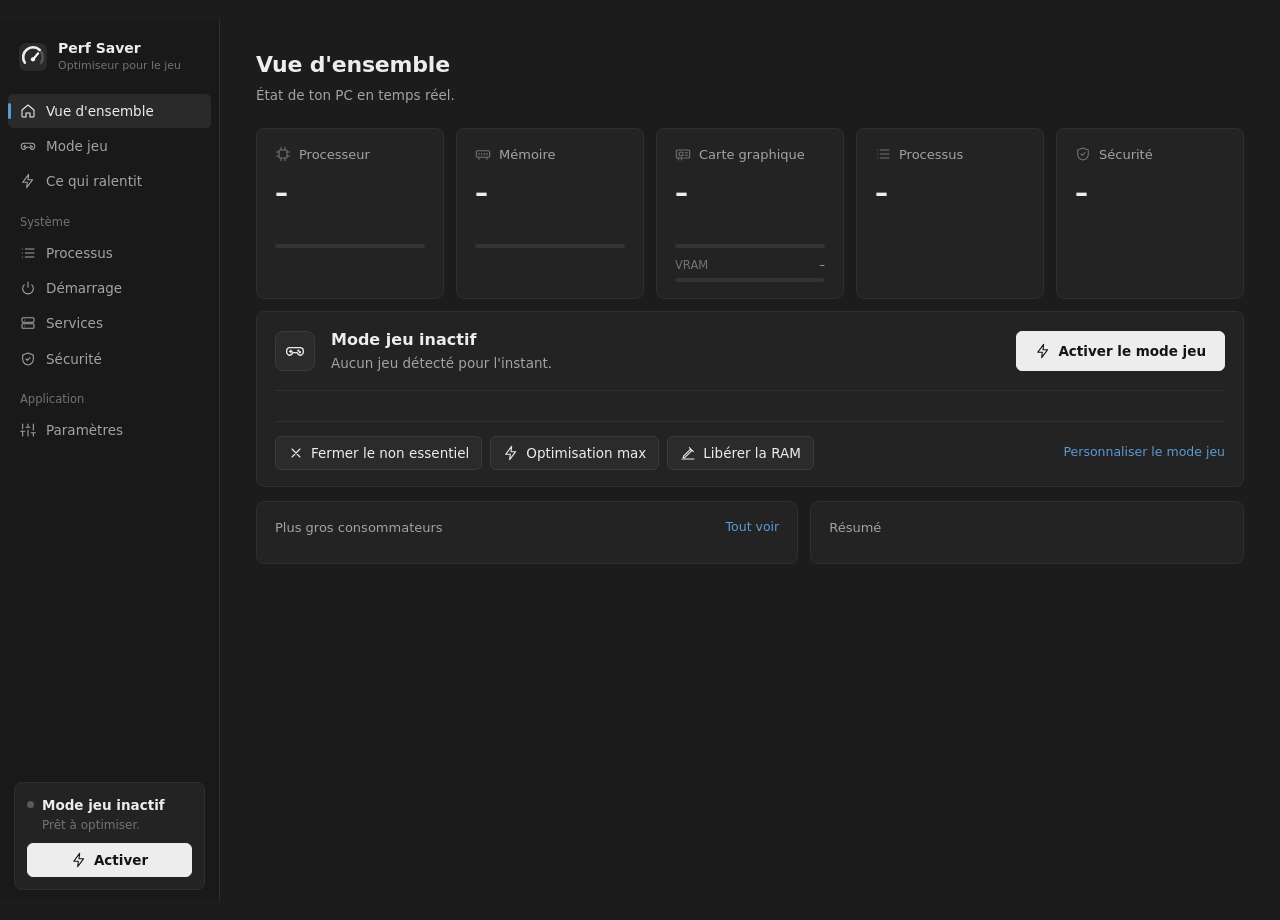
<file: ui/index.html>
<!doctype html>
<html lang="fr">
<head>
<meta charset="utf-8">
<meta name="viewport" content="width=device-width, initial-scale=1">
<title>Perf Saver</title>
<style>
:root{
  --bg:#1c1c1c;--side:#191919;--panel:#232323;--panel2:#2b2b2b;--hover:#303030;--line:#2f2f2f;--line2:#3b3b3b;
  --text:#ededed;--mute:#a3a3a3;--dim:#737373;
  --acc:#5b9bd5;--acc-d:#4a86bf;--acc-bg:rgba(91,155,213,.12);
  --good:#4caf6e;--warn:#d9a441;--warn-bg:rgba(217,164,65,.1);--bad:#e5484d;--bad-bg:rgba(229,72,77,.1);
  --r:8px;
}
*{box-sizing:border-box}
html,body{margin:0;height:100%;background:var(--bg);color:var(--text);font:13.5px/1.5 "Segoe UI Variable Text","Segoe UI",system-ui,sans-serif;overflow:hidden;-webkit-font-smoothing:antialiased}
::selection{background:var(--acc-bg)}
::-webkit-scrollbar{width:10px;height:10px}::-webkit-scrollbar-thumb{background:#3a3a3a;border-radius:10px;border:3px solid var(--bg)}::-webkit-scrollbar-track{background:transparent}
svg.i{width:16px;height:16px;flex:none;fill:none;stroke:currentColor;stroke-width:1.6;stroke-linecap:round;stroke-linejoin:round}
button{font:inherit;color:var(--text);cursor:pointer;white-space:nowrap;border:1px solid var(--line2);background:var(--panel2);padding:6px 12px;border-radius:6px;display:inline-flex;align-items:center;gap:7px;transition:background .12s,border-color .12s}
button:hover{background:var(--hover)}
button.pri{background:#ededed;color:#141414;border-color:#ededed;font-weight:600}
button.pri:hover{background:#ffffff;border-color:#ffffff}
button.ghost{background:transparent;border-color:transparent;color:var(--mute)}
button.ghost:hover{color:var(--text);background:var(--hover)}
button.danger{color:#f08a8d}
button.danger:hover{background:var(--bad-bg);border-color:#5a3436}
button.sm{padding:3px 9px;font-size:12px;border-radius:5px}
button.icon{padding:5px;border-radius:5px}
button:disabled{opacity:.5;cursor:default}
button:focus-visible,input:focus-visible,select:focus-visible{outline:2px solid var(--acc);outline-offset:1px}
input[type=text]{background:var(--panel);border:1px solid var(--line2);color:var(--text);padding:6px 10px 6px 32px;border-radius:6px;font:inherit;width:260px;outline:none}
input[type=text]:focus{border-color:var(--acc)}
select{background:var(--panel);border:1px solid var(--line2);color:var(--text);padding:6px 10px;border-radius:6px;font:inherit;outline:none}
.app{display:grid;grid-template-columns:220px 1fr;height:100vh}

nav{background:var(--side);border-right:1px solid var(--line);padding:16px 8px;display:flex;flex-direction:column;gap:1px}
.brand{display:flex;align-items:center;gap:10px;padding:2px 10px 18px}
.brand b{font-size:14px;font-weight:600}
.brand small{display:block;color:var(--dim);font-size:11px;font-weight:400;margin-top:-1px}
.navlbl{color:var(--dim);font-size:11.5px;font-weight:500;padding:14px 12px 4px}
nav a{position:relative;display:flex;align-items:center;gap:10px;padding:7px 12px;border-radius:5px;color:var(--mute);cursor:pointer;user-select:none}
nav a:hover{background:#242424;color:var(--text)}
nav a.on{background:#2a2a2a;color:var(--text)}
nav a.on:before{content:"";position:absolute;left:0;top:9px;bottom:9px;width:3px;border-radius:3px;background:var(--acc)}
nav a .badge{margin-left:auto}
.badge{background:#3a3a3a;color:var(--text);border-radius:9px;padding:0 6px;font-size:11px;font-weight:600;line-height:17px;min-width:18px;text-align:center}
.badge.alert{background:var(--bad);color:#fff}
.gmpill{margin:auto 6px 14px;border:1px solid var(--line);border-radius:8px;background:var(--panel);padding:12px 12px 12px}
.gmpill .t{display:flex;align-items:center;gap:8px;font-weight:600}
.dot{width:7px;height:7px;border-radius:50%;background:#5a5a5a}
.dot.on{background:var(--good)}
.gmpill p{margin:2px 0 10px 15px;color:var(--dim);font-size:12px;line-height:1.35}
.gmpill button{width:100%;justify-content:center}

main{overflow:auto}
.page{padding:28px 36px 44px;max-width:1240px}
.head{display:flex;align-items:flex-end;gap:16px;margin-bottom:22px}
.head h1{font-size:22px;font-weight:600;margin:0;letter-spacing:-.2px}
.head p{color:var(--mute);margin:4px 0 0}
.head .sp{flex:1}
.grid{display:grid;gap:12px}
.g4{grid-template-columns:repeat(4,1fr)}
.g5{grid-template-columns:repeat(5,minmax(0,1fr))}
.mini{display:flex;justify-content:space-between;color:var(--dim);font-size:11.5px;margin-top:9px}
.mini b{color:var(--mute);font-weight:500}
.mini + .bar{margin-top:4px}
.ell{white-space:nowrap;overflow:hidden;text-overflow:ellipsis}
.g2{grid-template-columns:1.25fr 1fr}
.card{background:var(--panel);border:1px solid var(--line);border-radius:var(--r);padding:16px 18px}
.card.flush{padding:0;overflow:hidden}
.ctitle{display:flex;align-items:center;gap:8px;margin:0 0 10px;font-size:13px;color:var(--mute);font-weight:500}
.ctitle .sp{flex:1}
.ctitle svg{color:var(--dim)}
.stat .v{font-size:26px;font-weight:600;letter-spacing:-.4px;font-variant-numeric:tabular-nums}
.stat .s{color:var(--dim);font-size:12px;margin-top:1px}
.bar{height:4px;background:#333;border-radius:3px;overflow:hidden;margin-top:12px}
.bar i{display:block;height:100%;background:#cfcfcf;transition:width .5s ease}
.bar i.w{background:var(--warn)}.bar i.b{background:var(--bad)}
.hero{display:flex;align-items:center;gap:16px;padding:18px 20px}
.hero .ic{width:40px;height:40px;border-radius:8px;background:var(--panel2);border:1px solid var(--line2);display:grid;place-items:center;color:var(--text)}
.hero .ic svg{width:20px;height:20px}
.hero h2{margin:0;font-size:16px;font-weight:600}
.hero p{margin:1px 0 0;color:var(--mute)}
.hero .sp{flex:1}
.big{padding:9px 18px;font-size:13.5px;border-radius:6px}
.row{display:flex;align-items:center;gap:10px;flex-wrap:wrap}
.sp{flex:1}
.search{position:relative}
.search svg{position:absolute;left:10px;top:50%;transform:translateY(-50%);color:var(--dim)}

table{width:100%;border-collapse:collapse}
th{text-align:left;color:var(--dim);font-weight:500;font-size:12px;padding:9px 14px;border-bottom:1px solid var(--line);cursor:pointer;user-select:none;position:sticky;top:0;background:var(--panel);white-space:nowrap}
th:hover{color:var(--text)}
th.s{color:var(--text)}th.s:after{content:" ↓"}th.s.asc:after{content:" ↑"}
td{padding:8px 14px;border-bottom:1px solid #2a2a2a;vertical-align:middle}
tbody tr:hover td{background:#272727}
tbody tr:last-child td{border-bottom:0}
.num{text-align:right;font-variant-numeric:tabular-nums;white-space:nowrap}
.nm{font-weight:500}
.path{color:var(--dim);font-size:11.5px;word-break:break-all}
.acts{display:flex;gap:4px;justify-content:flex-end;opacity:.5;transition:opacity .12s}
tr:hover .acts,.item:hover .acts{opacity:1}
.tag{display:inline-flex;align-items:center;gap:6px;font-size:11.5px;color:var(--mute);white-space:nowrap;line-height:18px}
.tag:before{content:"";width:6px;height:6px;border-radius:50%;background:#5f5f5f}
.t-jeu{color:var(--text)}.t-jeu:before{background:var(--good)}
.t-inutile:before{background:var(--bad)}
.t-materiel:before{background:var(--warn)}
.t-protege:before{background:var(--acc)}.t-appli:before{background:#8a8a8a}.t-launcher:before{background:#8a8a8a}.t-systeme{color:var(--dim)}.t-systeme:before{background:#444}
.alert{color:#f08a8d;font-size:12px;display:flex;gap:6px;align-items:center;margin-top:2px}
.alert svg{width:13px;height:13px}
.list{display:flex;flex-direction:column}
.item{display:flex;align-items:center;gap:12px;padding:10px 2px;border-bottom:1px solid #2a2a2a}
.item:last-child{border-bottom:0}
.item .grow{flex:1;min-width:0}
.item .meta{color:var(--mute);font-size:12px}
label.item{cursor:pointer}
.sw{position:relative;width:38px;height:20px;flex:none}
.sw input{opacity:0;width:0;height:0;position:absolute}
.sw span{position:absolute;inset:0;background:transparent;border:1px solid #8a8a8a;border-radius:20px;transition:.15s;cursor:pointer}
.sw span:before{content:"";position:absolute;width:12px;height:12px;left:3px;top:3px;background:#cfcfcf;border-radius:50%;transition:.15s}
.sw input:checked+span{background:var(--acc);border-color:var(--acc)}
.sw input:checked+span:before{transform:translateX(18px);background:#141414}
.sw input:disabled+span{opacity:.5}
input[type=checkbox]{accent-color:var(--acc);width:15px;height:15px;flex:none;margin:0}
.sec{margin:24px 0 8px;font-weight:600;font-size:13.5px;display:flex;align-items:center;gap:8px}
.sec .n{color:var(--dim);font-weight:400}
.subsec{color:var(--dim);font-size:12px;font-weight:500;padding:14px 2px 2px}
.subsec:first-child{padding-top:0}
.ok{color:var(--mute)}
.ok svg{color:var(--good)}
.empty{color:var(--mute);padding:14px 2px;display:flex;align-items:center;gap:8px}
.notice{display:flex;gap:10px;padding:12px 14px;border-radius:var(--r);border:1px solid var(--line);color:var(--mute);font-size:12.5px;margin-top:16px}
.notice svg{color:var(--mute);margin-top:2px}
.report{margin-top:14px;border-top:1px solid var(--line);padding-top:12px;display:flex;flex-direction:column;gap:4px;font-size:12.5px;color:var(--mute)}
.report:empty{display:none}
.report div{display:flex;gap:8px;align-items:flex-start}
.report svg{width:14px;height:14px;margin-top:2px}
.report .k svg{color:var(--good)}.report .e svg{color:var(--bad)}
.spin{display:inline-block;width:13px;height:13px;border:2px solid #444;border-top-color:var(--text);border-radius:50%;animation:r .8s linear infinite;flex:none}
@keyframes r{to{transform:rotate(360deg)}}
.hidden{display:none!important}
.gcard .top{display:flex;align-items:center;gap:16px}
.gcard .ic{width:40px;height:40px;border-radius:8px;background:var(--panel2);border:1px solid var(--line2);display:grid;place-items:center}
.gcard .ic svg{width:20px;height:20px}
.gcard h2{margin:0;font-size:16px;font-weight:600}
.gcard .top p{margin:1px 0 0;color:var(--mute)}
.preview{display:grid;grid-template-columns:150px 1fr;gap:6px 16px;margin:16px 0 0;padding:14px 0 0;border-top:1px solid var(--line);font-size:12.5px}
.preview dt{color:var(--dim)}
.preview dd{margin:0;color:var(--text)}
.preview dd.none{color:var(--dim)}
.gactions{display:flex;align-items:center;gap:8px;flex-wrap:wrap;margin-top:16px;padding-top:14px;border-top:1px solid var(--line)}
.gactions .hint{color:var(--dim);font-size:12px}
.klist{border:1px solid var(--line);border-radius:6px;max-height:44vh;overflow:auto;padding:0 12px;background:#1e1e1e}
.klist .item{padding:8px 0}
.kwarn{display:flex;gap:8px;color:var(--mute);font-size:12.5px;margin:12px 0 4px}
.kwarn svg{color:var(--warn);margin-top:2px}
.upd{display:flex;align-items:center;gap:14px;margin:18px 36px 0;padding:11px 14px;border-radius:var(--r);background:var(--panel);border:1px solid var(--line2)}
.upd .ic{color:var(--acc);display:grid;place-items:center}
.upd b{display:block;font-weight:600}#updS{color:var(--mute);font-size:12.5px}
.toast{position:fixed;right:22px;bottom:22px;background:#2b2b2b;border:1px solid var(--line2);padding:10px 14px;border-radius:8px;max-width:420px;box-shadow:0 8px 28px rgba(0,0,0,.45);opacity:0;transform:translateY(6px);transition:.2s;pointer-events:none;white-space:pre-line;display:flex;gap:10px;z-index:50}
.toast.show{opacity:1;transform:none}
.toast svg{color:var(--good);margin-top:2px}.toast.err svg{color:var(--bad)}
.kv{display:grid;grid-template-columns:170px 1fr;gap:8px 16px;font-size:13px}
.kv span:nth-child(odd){color:var(--mute)}
a.link{color:var(--acc);text-decoration:none;cursor:pointer;font-size:12.5px}a.link:hover{text-decoration:underline}
code{font-family:"Cascadia Code",Consolas,monospace;font-size:12px;background:var(--panel2);padding:1px 5px;border-radius:4px}

.modal{position:fixed;inset:0;background:rgba(0,0,0,.6);display:grid;place-items:center;z-index:40}
.dlg{width:min(620px,92vw);max-height:88vh;display:flex;flex-direction:column;background:#262626;border:1px solid var(--line2);border-radius:10px;box-shadow:0 24px 60px rgba(0,0,0,.5)}
.dlg header{padding:22px 24px 6px;display:flex;gap:14px;align-items:center}
.dlg header h2{margin:0;font-size:17px;font-weight:600}
.dlg header p{margin:2px 0 0;color:var(--mute)}
.dlg .body{padding:10px 24px;overflow:auto;color:#d0d0d0;font-size:13px}
.dlg .body h4{margin:14px 0 4px;color:var(--text);font-size:13px;font-weight:600}
.dlg .body p{margin:0 0 6px}
.dlg footer{padding:14px 24px 18px;display:flex;gap:10px;align-items:center;border-top:1px solid var(--line)}
.legalbox{border:1px solid var(--line);border-radius:6px;padding:4px 16px 10px;background:#1e1e1e;max-height:46vh;overflow:auto}
</style>
</head>
<body>
<svg width="0" height="0" style="position:absolute">
  <defs>
    <symbol id="i-home" viewBox="0 0 24 24"><path d="M3 10.5 12 3l9 7.5V20a1 1 0 0 1-1 1h-5v-6H9v6H4a1 1 0 0 1-1-1z"/></symbol>
    <symbol id="i-game" viewBox="0 0 24 24"><path d="M6 8h12a4 4 0 0 1 4 4v1.5a3.5 3.5 0 0 1-6.3 2.1L14.5 14h-5l-1.2 1.6A3.5 3.5 0 0 1 2 13.5V12a4 4 0 0 1 4-4z"/><path d="M7 11v3M5.5 12.5h3"/><circle cx="16" cy="11.5" r=".6"/><circle cx="18" cy="13.5" r=".6"/></symbol>
    <symbol id="i-bolt" viewBox="0 0 24 24"><path d="M13 2 4 14h7l-1 8 9-12h-7z"/></symbol>
    <symbol id="i-warn" viewBox="0 0 24 24"><path d="M12 3 2 20h20z"/><path d="M12 10v4M12 17.2v.1"/></symbol>
    <symbol id="i-list" viewBox="0 0 24 24"><path d="M8 6h13M8 12h13M8 18h13M3.5 6h.01M3.5 12h.01M3.5 18h.01"/></symbol>
    <symbol id="i-power" viewBox="0 0 24 24"><path d="M12 3v8"/><path d="M6.3 7.2a8 8 0 1 0 11.4 0"/></symbol>
    <symbol id="i-cog" viewBox="0 0 24 24"><circle cx="12" cy="12" r="3"/><path d="M19.4 15a1.7 1.7 0 0 0 .3 1.8l.1.1a2 2 0 1 1-2.8 2.8l-.1-.1a1.7 1.7 0 0 0-1.8-.3 1.7 1.7 0 0 0-1 1.5V21a2 2 0 0 1-4 0v-.1a1.7 1.7 0 0 0-1.1-1.5 1.7 1.7 0 0 0-1.8.3l-.1.1a2 2 0 1 1-2.8-2.8l.1-.1a1.7 1.7 0 0 0 .3-1.8 1.7 1.7 0 0 0-1.5-1H3a2 2 0 0 1 0-4h.1a1.7 1.7 0 0 0 1.5-1.1 1.7 1.7 0 0 0-.3-1.8l-.1-.1a2 2 0 1 1 2.8-2.8l.1.1a1.7 1.7 0 0 0 1.8.3H9a1.7 1.7 0 0 0 1-1.5V3a2 2 0 0 1 4 0v.1a1.7 1.7 0 0 0 1 1.5 1.7 1.7 0 0 0 1.8-.3l.1-.1a2 2 0 1 1 2.8 2.8l-.1.1a1.7 1.7 0 0 0-.3 1.8V9a1.7 1.7 0 0 0 1.5 1H21a2 2 0 0 1 0 4h-.1a1.7 1.7 0 0 0-1.5 1z"/></symbol>
    <symbol id="i-server" viewBox="0 0 24 24"><rect x="3" y="4" width="18" height="7" rx="1.5"/><rect x="3" y="13" width="18" height="7" rx="1.5"/><path d="M7 7.5h.01M7 16.5h.01"/></symbol>
    <symbol id="i-shield" viewBox="0 0 24 24"><path d="M12 3 4 6v6c0 4.5 3.4 8 8 9 4.6-1 8-4.5 8-9V6z"/><path d="m9 12 2 2 4-4"/></symbol>
    <symbol id="i-sliders" viewBox="0 0 24 24"><path d="M4 21v-7M4 10V3M12 21v-9M12 8V3M20 21v-5M20 12V3M1 14h6M9 8h6M17 16h6"/></symbol>
    <symbol id="i-folder" viewBox="0 0 24 24"><path d="M3 7a2 2 0 0 1 2-2h4l2 2h8a2 2 0 0 1 2 2v8a2 2 0 0 1-2 2H5a2 2 0 0 1-2-2z"/></symbol>
    <symbol id="i-up" viewBox="0 0 24 24"><path d="M12 19V5M5 12l7-7 7 7"/></symbol>
    <symbol id="i-x" viewBox="0 0 24 24"><path d="M18 6 6 18M6 6l12 12"/></symbol>
    <symbol id="i-check" viewBox="0 0 24 24"><path d="M20 6 9 17l-5-5"/></symbol>
    <symbol id="i-cpu" viewBox="0 0 24 24"><rect x="6" y="6" width="12" height="12" rx="1.5"/><path d="M9 2v4M15 2v4M9 18v4M15 18v4M2 9h4M2 15h4M18 9h4M18 15h4"/></symbol>
    <symbol id="i-mem" viewBox="0 0 24 24"><rect x="2" y="7" width="20" height="10" rx="1.5"/><path d="M6 11v2M10 11v2M14 11v2M18 11v2M6 17v3M18 17v3"/></symbol>
    <symbol id="i-search" viewBox="0 0 24 24"><circle cx="11" cy="11" r="7"/><path d="m20 20-3.5-3.5"/></symbol>
    <symbol id="i-refresh" viewBox="0 0 24 24"><path d="M21 12a9 9 0 1 1-2.6-6.4L21 8"/><path d="M21 3v5h-5"/></symbol>
    <symbol id="i-sweep" viewBox="0 0 24 24"><path d="M3 21h18"/><path d="m14 4 6 6"/><path d="M5 17 15.5 6.5l2 2L7 19H5z"/></symbol>
    <symbol id="i-doc" viewBox="0 0 24 24"><path d="M14 3H6a1 1 0 0 0-1 1v16a1 1 0 0 0 1 1h12a1 1 0 0 0 1-1V8z"/><path d="M14 3v5h5M8 13h8M8 17h6"/></symbol>
    <symbol id="i-update" viewBox="0 0 24 24"><path d="M21 12a9 9 0 1 1-3-6.7L21 8"/><path d="M21 3v5h-5"/><path d="M12 8v5l3 2"/></symbol>
    <symbol id="i-gpu" viewBox="0 0 24 24"><rect x="2" y="6" width="20" height="12" rx="1.5"/><circle cx="9" cy="12" r="3"/><path d="M15 10h4M15 14h4M5 18v3M10 18v3"/></symbol>
    <symbol id="i-gauge" viewBox="0 0 24 24"><path d="M4.2 18a9 9 0 1 1 15.6 0"/><path d="m12 13 4-5"/><circle cx="12" cy="13" r="1.4"/></symbol>
  </defs>
</svg>
<svg width="0" height="0"></svg>

<div class="app">
  <nav>
    <div class="brand">
      <svg width="30" height="30" viewBox="0 0 64 64"><rect x="2" y="2" width="60" height="60" rx="15" fill="#2b2b2b"/><path d="M14.5 44A21 21 0 1 1 49.5 44" fill="none" stroke="#555" stroke-width="5.5" stroke-linecap="round"/><path d="M14.5 44A21 21 0 0 1 46.3 17.0" fill="none" stroke="#ededed" stroke-width="5.5" stroke-linecap="round"/><path d="M32 37 43 24" stroke="#fff" stroke-width="4.5" stroke-linecap="round"/><circle cx="32" cy="37" r="4.6" fill="#fff"/></svg>
      <div><b>Perf Saver</b><small id="ver">Optimiseur pour le jeu</small></div>
    </div>
    <a data-v="home" class="on"><svg class="i"><use href="#i-home"/></svg>Vue d'ensemble</a>
    <a data-v="game"><svg class="i"><use href="#i-game"/></svg>Mode jeu</a>
    <a data-v="issues"><svg class="i"><use href="#i-bolt"/></svg>Ce qui ralentit <span id="bIssues" class="badge hidden"></span></a>
    <div class="navlbl">Système</div>
    <a data-v="procs"><svg class="i"><use href="#i-list"/></svg>Processus</a>
    <a data-v="startup"><svg class="i"><use href="#i-power"/></svg>Démarrage</a>
    <a data-v="services"><svg class="i"><use href="#i-server"/></svg>Services</a>
    <a data-v="security"><svg class="i"><use href="#i-shield"/></svg>Sécurité <span id="bSec" class="badge alert hidden"></span></a>
    <div class="navlbl">Application</div>
    <a data-v="settings"><svg class="i"><use href="#i-sliders"/></svg>Paramètres</a>
    <div class="gmpill">
      <div class="t"><span class="dot" id="gmDot"></span><span id="gmPillTxt">Mode jeu inactif</span></div>
      <p id="gmPillSub">Prêt à optimiser.</p>
      <button class="pri" id="gmPillBtn"><svg class="i"><use href="#i-bolt"/></svg><span>Activer</span></button>
    </div>
  </nav>
  <main>
    <div class="upd hidden" id="upd">
      <div class="ic"><svg class="i"><use href="#i-update"/></svg></div>
      <div class="grow" style="flex:1"><b id="updT">Mise à jour disponible</b><span id="updS"></span></div>
      <button class="ghost sm" id="updLater">Plus tard</button>
      <button class="pri" id="updGo"><svg class="i"><use href="#i-update"/></svg><span>Mettre à jour</span></button>
    </div>

    <!-- VUE D'ENSEMBLE -->
    <section class="page" id="v-home">
      <div class="head"><div><h1>Vue d'ensemble</h1><p>État de ton PC en temps réel.</p></div></div>
      <div class="grid g5">
        <div class="card stat"><div class="ctitle"><svg class="i"><use href="#i-cpu"/></svg>Processeur</div><div class="v" id="cpu">–</div><div class="s" id="cpuTxt">&nbsp;</div><div class="bar"><i id="cpuBar" style="width:0"></i></div></div>
        <div class="card stat"><div class="ctitle"><svg class="i"><use href="#i-mem"/></svg>Mémoire</div><div class="v" id="ram">–</div><div class="s" id="ramTxt">&nbsp;</div><div class="bar"><i id="ramBar" style="width:0"></i></div></div>
        <div class="card stat" id="gpuCard"><div class="ctitle"><svg class="i"><use href="#i-gpu"/></svg>Carte graphique</div><div class="v" id="gpu3d">–</div><div class="s ell" id="gpuName">&nbsp;</div>
          <div class="bar"><i id="gpuBar" style="width:0"></i></div>
          <div class="mini"><span>VRAM</span><b id="vramTxt">–</b></div><div class="bar"><i id="vramBar" style="width:0"></i></div></div>
        <div class="card stat"><div class="ctitle"><svg class="i"><use href="#i-list"/></svg>Processus</div><div class="v" id="nproc">–</div><div class="s" id="nprocTxt">&nbsp;</div></div>
        <div class="card stat"><div class="ctitle"><svg class="i"><use href="#i-shield"/></svg>Sécurité</div><div class="v" id="secV">–</div><div class="s" id="secTxt">&nbsp;</div></div>
      </div>
      <div class="card gcard" style="margin-top:12px">
        <div class="top">
          <div class="ic"><svg class="i"><use href="#i-game"/></svg></div>
          <div><h2 id="heroT">Mode jeu inactif</h2><p id="heroS">Aucun jeu détecté pour l'instant.</p></div>
          <div class="sp"></div>
          <button class="pri big" id="heroBtn"><svg class="i"><use href="#i-bolt"/></svg><span>Activer le mode jeu</span></button>
        </div>
        <dl class="preview" id="gmPreview"></dl>
        <div class="gactions">
          <button id="btnLite" title="Ferme uniquement les applications classées inutiles"><svg class="i"><use href="#i-x"/></svg>Fermer le non essentiel</button>
          <button id="btnMax" title="Mode jeu complet : ferme toutes les applications sauf le jeu et les launchers"><svg class="i"><use href="#i-bolt"/></svg>Optimisation max</button>
          <button id="btnRam"><svg class="i"><use href="#i-sweep"/></svg><span>Libérer la RAM</span></button>
          <span class="sp"></span>
          <a class="link" data-go="game">Personnaliser le mode jeu</a>
        </div>
      </div>
      <div class="grid g2" style="margin-top:14px">
        <div class="card"><div class="ctitle">Plus gros consommateurs<span class="sp"></span><a class="link" data-go="procs">Tout voir</a></div><div class="list" id="topList"></div></div>
        <div class="card"><div class="ctitle">Résumé</div><div class="list" id="summary"></div></div>
      </div>
    </section>

    <!-- MODE JEU -->
    <section class="page hidden" id="v-game">
      <div class="head"><div><h1>Mode jeu</h1><p>Choisis ce qui est fermé ou mis en pause pendant que tu joues. Tout est restauré à la désactivation.</p></div></div>
      <div class="card">
        <div class="row">
          <span class="dot" id="gmDot2"></span><b id="gmState2" style="font-size:15px">Mode jeu inactif</b>
          <div class="sp"></div>
          <button id="gmOff" class="hidden"><svg class="i"><use href="#i-refresh"/></svg>Désactiver et restaurer</button>
          <button class="pri big" id="gmOn"><svg class="i"><use href="#i-bolt"/></svg><span>Activer le mode jeu</span></button>
        </div>
        <div class="report" id="gmReport"></div>
      </div>
      <div class="grid g2" style="margin-top:14px">
        <div class="card"><div class="ctitle">Applications à fermer<span class="sp"></span><span id="gmSel"></span></div><div class="list" id="gmApps"></div></div>
        <div>
          <div class="card">
            <div class="ctitle">Optimisations</div>
            <div class="list">
              <label class="item"><span class="sw"><input type="checkbox" id="oPower" checked><span></span></span><div class="grow"><span class="nm">Alimentation hautes performances</span><div class="meta">Le processeur reste à sa fréquence maximale.</div></div></label>
              <label class="item"><span class="sw"><input type="checkbox" id="oBoost" checked><span></span></span><div class="grow"><span class="nm">Priorité haute pour le jeu</span><div class="meta">Jeux installés via Steam, Epic, Riot, Xbox, EA, Ubisoft…</div></div></label>
              <label class="item"><span class="sw"><input type="checkbox" id="oLower" checked><span></span></span><div class="grow"><span class="nm">Arrière-plan en priorité basse</span><div class="meta">Les applis gardées ouvertes passent derrière le jeu.</div></div></label>
              <label class="item"><span class="sw"><input type="checkbox" id="oTrim" checked><span></span></span><div class="grow"><span class="nm">Libérer la RAM en continu</span><div class="meta">À l'activation, puis automatiquement quand la mémoire dépasse 70 % (au plus toutes les 2 minutes, le jeu n'est jamais touché).</div></div></label>
            </div>
          </div>
          <div class="card" style="margin-top:14px">
            <div class="ctitle">Services mis en pause</div>
            <div class="list" id="gmSvcs"><div class="empty"><span class="spin"></span>Chargement…</div></div>
          </div>
        </div>
      </div>
    </section>

    <!-- CE QUI RALENTIT -->
    <section class="page hidden" id="v-issues">
      <div class="head"><div><h1>Ce qui ralentit</h1><p>Programmes, démarrage et services qui peuvent coûter des FPS.</p></div><div class="sp"></div><button id="issRefresh"><svg class="i"><use href="#i-refresh"/></svg>Analyser</button></div>
      <div id="issues"><div class="empty"><span class="spin"></span>Analyse…</div></div>
    </section>

    <!-- PROCESSUS -->
    <section class="page hidden" id="v-procs">
      <div class="head"><div><h1>Processus</h1><p>Regroupés par programme. Un jeu non reconnu ? Clique sur l'icône manette pour l'ajouter à tes jeux.</p></div><div class="sp"></div><button id="pLite"><svg class="i"><use href="#i-x"/></svg>Fermer tous les non essentiels</button></div>
      <div class="row" style="margin-bottom:12px">
        <div class="search"><svg class="i"><use href="#i-search"/></svg><input type="text" id="pSearch" placeholder="Rechercher un programme…"></div>
        <select id="pCat">
          <option value="!systeme">Hors Windows</option><option value="">Tous</option>
          <option value="jeu">Jeux</option><option value="inutile">Inutiles</option><option value="appli">Applications</option>
          <option value="materiel">Matériel / RGB</option><option value="launcher">Launchers</option>
          <option value="autre">Autres</option><option value="systeme">Windows</option>
        </select>
        <div class="sp"></div><span class="path" id="pCount"></span>
      </div>
      <div class="card flush">
        <table>
          <thead><tr>
            <th data-s="name">Programme</th><th data-s="category">Catégorie</th>
            <th data-s="cpu" class="num">CPU</th><th data-s="mem_mb" class="num s">Mémoire</th><th data-s="count" class="num">Instances</th><th></th>
          </tr></thead>
          <tbody id="pBody"></tbody>
        </table>
      </div>
    </section>

    <!-- DEMARRAGE -->
    <section class="page hidden" id="v-startup">
      <div class="head"><div><h1>Démarrage</h1><p>Programmes lancés avec Windows. Même réglage que le Gestionnaire des tâches, réversible à tout moment.</p></div></div>
      <div class="card"><div class="list" id="suList"></div></div>
    </section>

    <!-- SERVICES -->
    <section class="page hidden" id="v-services">
      <div class="head"><div><h1>Services</h1><p>Un service arrêté ici redémarre avec Windows. Les services essentiels ne sont pas affichés.</p></div><div class="sp"></div><button id="svRefresh"><svg class="i"><use href="#i-refresh"/></svg>Actualiser</button></div>
      <div class="sec">Services Windows non essentiels pour le jeu</div>
      <div class="card"><div class="list" id="svGame"></div></div>
      <div class="sec">Services installés par des logiciels</div>
      <div class="card"><div class="list" id="svThird"></div></div>
    </section>

    <!-- SECURITE -->
    <section class="page hidden" id="v-security">
      <div class="head"><div><h1>Sécurité</h1><p>Faux processus système, noms imités, programmes lancés depuis des dossiers temporaires.</p></div><div class="sp"></div><button id="secRefresh"><svg class="i"><use href="#i-refresh"/></svg>Analyser</button></div>
      <div id="secOut"><div class="empty"><span class="spin"></span>Analyse…</div></div>
      <div class="notice"><svg class="i"><use href="#i-warn"/></svg><div>Cette vérification repère des signes courants mais ne remplace pas un antivirus. En cas de doute, lance une analyse complète avec Microsoft Defender.</div></div>
    </section>

    <!-- PARAMETRES -->
    <section class="page hidden" id="v-settings">
      <div class="head"><div><h1>Paramètres</h1><p>Comportement de l'application.</p></div></div>
      <div class="card">
        <div class="list">
          <label class="item"><span class="sw"><input type="checkbox" id="sAuto"><span></span></span><div class="grow"><span class="nm">Lancer Perf Saver au démarrage de Windows</span><div class="meta">Démarre discrètement dans la zone de notification (icône près de l'horloge).</div></div></label>
          <label class="item"><span class="sw"><input type="checkbox" id="sOverlay" checked><span></span></span><div class="grow"><span class="nm">Notification quand un jeu démarre</span><div class="meta">Petit encart de quelques secondes en haut à gauche, avec un bouton pour optimiser. Ne s'affiche pas si le mode jeu est déjà actif.</div></div></label>
          <label class="item"><span class="sw"><input type="checkbox" id="sHudHint" checked><span></span></span><div class="grow"><span class="nm">Rappel du raccourci Alt+P en jeu</span><div class="meta">Quand un jeu démarre, rappelle que <b>Alt+P</b> affiche le CPU, la RAM et le GPU en direct par-dessus le jeu.</div></div></label>
          <label class="item"><span class="sw"><input type="checkbox" id="sGameStart"><span></span></span><div class="grow"><span class="nm">Activer le mode jeu au lancement de Perf Saver</span><div class="meta">Utilise ta sélection enregistrée du mode jeu, sans demander de confirmation. Désactivé par défaut.</div></div></label>
          <label class="item"><span class="sw"><input type="checkbox" id="sUpd" checked><span></span></span><div class="grow"><span class="nm">Rechercher les mises à jour automatiquement</span><div class="meta" id="updStatus">Au lancement puis toutes les 2 heures, avec un petit encart si une version sort. Rien n'est installé sans ton accord.</div></div><button class="sm" id="updCheck" type="button"><svg class="i"><use href="#i-refresh"/></svg>Vérifier</button></label>
          <div class="item"><svg class="i" style="color:var(--mute)"><use href="#i-x"/></svg><div class="grow"><span class="nm">Fermer la fenêtre</span><div class="meta">Perf Saver reste disponible dans la zone de notification. Pour quitter : clic droit sur l'icône › Quitter.</div></div></div>
        </div>
      </div>
      <div class="sec">À propos</div>
      <div class="card">
        <div class="kv">
          <span>Version</span><span id="aVer">–</span>
          <span>Données locales</span><span><code id="aData">–</code></span>
          <span>Données envoyées</span><span>Aucune donnée personnelle. Seule connexion : la lecture du numéro de la dernière version (désactivable ci-dessus).</span>
          <span>Licence</span><span>MIT — logiciel gratuit fourni « en l'état », sans garantie</span>
        </div>
        <div class="row" style="margin-top:14px"><button id="showTerms"><svg class="i"><use href="#i-doc"/></svg>Conditions d'utilisation</button></div>
      </div>
      <p class="path" style="margin-top:16px">Perf Saver n'est affilié ni à Microsoft ni aux éditeurs des logiciels cités. Les noms de produits appartiennent à leurs propriétaires respectifs.</p>
    </section>

  </main>
</div>

<!-- Conditions + démarrage auto (premier lancement) -->
<div class="modal hidden" id="mTerms">
  <div class="dlg">
    <header><svg width="40" height="40" viewBox="0 0 64 64"><rect x="2" y="2" width="60" height="60" rx="15" fill="#333"/><path d="M14.5 44A21 21 0 1 1 49.5 44" fill="none" stroke="#555" stroke-width="5.5" stroke-linecap="round"/><path d="M14.5 44A21 21 0 0 1 46.3 17.0" fill="none" stroke="#ededed" stroke-width="5.5" stroke-linecap="round"/><path d="M32 37 43 24" stroke="#fff" stroke-width="4.5" stroke-linecap="round"/><circle cx="32" cy="37" r="4.6" fill="#fff"/></svg>
      <div><h2>Bienvenue dans Perf Saver</h2><p>Merci de lire et d'accepter les conditions d'utilisation.</p></div></header>
    <div class="body">
      <div class="legalbox" id="termsText">
        <h4>1. Objet</h4>
        <p>Perf Saver est un logiciel gratuit qui affiche les programmes et services de Windows et permet, à la demande de l'utilisateur, de fermer des programmes, de mettre en pause des services, de modifier des priorités, le mode d'alimentation et les programmes lancés au démarrage.</p>
        <h4>2. Absence de garantie</h4>
        <p>Le logiciel est fourni « en l'état », sans garantie d'aucune sorte, expresse ou implicite, notamment de bon fonctionnement, d'adéquation à un usage particulier, de gain de performances ou d'absence d'erreur. Les classements et alertes affichés (« inutile », « suspect »…) sont indicatifs et peuvent être erronés.</p>
        <h4>3. Responsabilité de l'utilisateur</h4>
        <p>Chaque action (fermeture d'un programme, arrêt d'un service, désactivation au démarrage, changement de priorité ou d'alimentation) est déclenchée par l'utilisateur, qui en est seul responsable. Fermer un programme peut entraîner la perte de travail non enregistré. L'utilisateur s'engage à vérifier ce qu'il ferme et à respecter les conditions d'utilisation des jeux et logiciels qu'il utilise.</p>
        <h4>4. Limitation de responsabilité</h4>
        <p>Dans toute la mesure permise par la loi applicable, l'auteur de Perf Saver ne pourra être tenu responsable d'aucun dommage direct ou indirect résultant de l'utilisation ou de l'impossibilité d'utiliser le logiciel, notamment perte de données, dysfonctionnement du système, perte de partie, sanction d'un éditeur de jeu ou dommage matériel. Rien dans ces conditions n'exclut une responsabilité qui ne peut pas l'être légalement.</p>
        <h4>5. Données personnelles</h4>
        <p>Perf Saver fonctionne en local et ne collecte, ne transmet ni ne vend aucune donnée personnelle. Sa seule connexion réseau est la vérification des mises à jour : une requête vers le site de Perf Saver pour lire le numéro de la dernière version (aucun identifiant n'est envoyé ; l'hébergeur voit l'adresse IP comme pour toute visite). Elle peut être désactivée dans Paramètres. Les réglages sont enregistrés uniquement sur ton PC, dans <code>%LOCALAPPDATA%\PerfSaver</code>, que tu peux supprimer à tout moment.</p>
        <h4>6. Marques</h4>
        <p>Perf Saver n'est affilié à aucun éditeur cité (Microsoft, Valve, Corsair…). Les noms cités le sont uniquement pour identifier les programmes.</p>
        <h4>7. Licence</h4>
        <p>Le logiciel est distribué sous licence MIT. En l'utilisant, tu acceptes ces conditions. Si tu ne les acceptes pas, n'utilise pas le logiciel et désinstalle-le.</p>
      </div>
      <label class="item" style="margin-top:12px" id="termsChkRow"><input type="checkbox" id="termsChk"><div class="grow">J'ai lu et j'accepte les conditions d'utilisation.</div></label>
    </div>
    <footer><div class="sp"></div><button class="ghost" id="termsQuit">Refuser et quitter</button><button class="pri" id="termsOk" disabled>Accepter</button></footer>
  </div>
</div>

<div class="modal hidden" id="mAuto">
  <div class="dlg" style="width:min(460px,92vw)">
    <header><div class="hero" style="padding:0;background:none;border:0"><div class="ic"><svg class="i"><use href="#i-power"/></svg></div></div>
      <div><h2>Lancer avec Windows ?</h2><p>Perf Saver démarrera discrètement dans la zone de notification, prêt à activer le mode jeu en un clic.</p></div></header>
    <div class="body"><p class="path">Tu pourras changer ce choix à tout moment dans Paramètres.</p></div>
    <footer><div class="sp"></div><button id="autoNo">Non merci</button><button class="pri" id="autoYes">Oui, lancer au démarrage</button></footer>
  </div>
</div>

<div class="modal hidden" id="mUpd">
  <div class="dlg" style="width:min(460px,92vw)">
    <header><div><h2 id="muT">Mise à jour disponible</h2><p id="muS"></p></div></header>
    <div class="body"><p id="muN" style="color:var(--mute);margin:0"></p></div>
    <footer><div class="sp"></div><button id="muLater">Plus tard</button><button class="pri" id="muGo"><svg class="i"><use href="#i-update"/></svg><span>Mettre à jour maintenant</span></button></footer>
  </div>
</div>

<div class="modal hidden" id="mKill">
  <div class="dlg" style="width:min(540px,92vw)">
    <header><div><h2 id="kT">Fermer ces applications ?</h2><p id="kS"></p></div></header>
    <div class="body">
      <div class="klist" id="kList"></div>
      <div class="kwarn"><svg class="i"><use href="#i-warn"/></svg><span>Le travail non enregistré dans ces applications sera perdu. Décoche celles que tu veux garder.</span></div>
    </div>
    <footer><span class="path" id="kCount"></span><div class="sp"></div><button id="kNo">Annuler</button><button class="pri" id="kYes">Fermer</button></footer>
  </div>
</div>

<div class="toast" id="toast"><svg class="i"><use href="#i-check"/></svg><span></span></div>

<script>
const T = window.__TAURI__;
const invoke = T.core.invoke;
const $ = id => document.getElementById(id);
const esc = s => String(s ?? "").replace(/[&<>"']/g, c => ({"&":"&amp;","<":"&lt;",">":"&gt;",'"':"&quot;","'":"&#39;"}[c]));
const ic = n => `<svg class="i"><use href="#i-${n}"/></svg>`;
const CAT = {protege:"Protégé",systeme:"Windows",jeu:"Jeu",inutile:"Inutile",materiel:"Matériel / RGB",appli:"Application",launcher:"Launcher",autre:"Autre"};
const tag = c => `<span class="tag t-${c}">${CAT[c]||c}</span>`;
const mb = v => v >= 1024 ? (v/1024).toFixed(1)+" Go" : Math.round(v)+" Mo";
const title = g => g.category==="jeu"||g.category==="systeme"||!g.label ? g.name : g.label;

let snap = null, services = null, startup = null, config = null, view = "home";
let sortKey = "mem_mb", sortDir = -1, busy = false;

function toast(msg, err){
  const t=$("toast"); t.querySelector("span").textContent=msg; t.querySelector("use").setAttribute("href", err?"#i-warn":"#i-check");
  t.className="toast show"+(err?" err":""); clearTimeout(t._h); t._h=setTimeout(()=>t.className="toast"+(err?" err":""),4200);
}
async function call(cmd, args){ try { return await invoke(cmd, args); } catch(e){ toast(String(e), true); throw e; } }
const spinBtn = (b, txt) => { b.disabled = true; b._html = b.innerHTML; b.innerHTML = `<span class="spin"></span><span>${txt}</span>`; };
const unspin = b => { b.disabled = false; if (b._html) b.innerHTML = b._html; };

// ---------- navigation
document.querySelectorAll("nav a[data-v]").forEach(a => a.onclick = () => show(a.dataset.v));
document.addEventListener("click", e => { const g = e.target.closest("[data-go]"); if (g) show(g.dataset.go); });
function show(v){
  view = v;
  document.querySelectorAll("nav a[data-v]").forEach(a => a.classList.toggle("on", a.dataset.v===v));
  document.querySelectorAll("main section").forEach(s => s.classList.toggle("hidden", s.id!=="v-"+v));
  $("v-"+v).parentElement.scrollTop = 0;
  ({game:renderGame, issues:renderIssues, startup:renderStartup, services:renderServices, security:renderSecurity, procs:renderProcs, settings:renderSettings}[v] || (()=>{}))();
}

// ---------- données
async function loadSnap(){ snap = await invoke("get_snapshot"); renderHome(); if (view==="procs") renderProcs(); updateBadges(); }
async function loadServices(force){ if(!services||force) services = await invoke("get_services"); return services; }
async function loadStartup(force){ if(!startup||force) startup = await invoke("get_startup"); return startup; }
setInterval(() => { if (document.visibilityState==="visible" && (view==="home"||view==="procs")) loadSnap().catch(()=>{}); }, 2000);

// ---------- état du mode jeu
function renderGameButtons(on){
  const set = (b, html, cls) => { b.innerHTML = html; b.className = cls; b.disabled = busy; };
  const lbl = busy ? `<span class="spin"></span><span>${busy==="off"?"Restauration…":"Optimisation…"}</span>`
                   : `<svg class="i"><use href="#i-${on?"refresh":"bolt"}"/></svg><span>${on?"Désactiver le mode jeu":"Activer le mode jeu"}</span>`;
  set($("heroBtn"), lbl, on && !busy ? "big" : "pri big");
  set($("gmOn"), busy ? lbl : `<svg class="i"><use href="#i-bolt"/></svg><span>${on?"Réappliquer":"Activer le mode jeu"}</span>`, "pri big");
  set($("gmPillBtn"), busy ? `<span class="spin"></span>` : `<svg class="i"><use href="#i-${on?"refresh":"bolt"}"/></svg><span>${on?"Désactiver":"Activer"}</span>`, on && !busy ? "" : "pri");
  $("btnMax").disabled = $("btnLite").disabled = !!busy;
  $("gmOff").classList.toggle("hidden", !on || !!busy);
}
function setGmState(on){
  for (const d of ["gmDot","gmDot2"]) $(d).classList.toggle("on", on);
  $("gmPillTxt").textContent = $("gmState2").textContent = $("heroT").textContent = on ? "Mode jeu actif" : "Mode jeu inactif";
  if (!on || !/RAM vidée/.test($("gmPillSub").textContent)) $("gmPillSub").textContent = on ? "RAM surveillée en continu." : "Prêt à optimiser.";
  renderGameButtons(on);
  invoke("set_tray_state", { active: on }).catch(()=>{});
}
async function toggleGame(){ if (snap && snap.game_mode) return gameOff(); return gameOn(); }
$("gmPillBtn").onclick = toggleGame; $("heroBtn").onclick = toggleGame;

// ---------- vue d'ensemble
function renderHome(){
  if(!snap) return;
  const ramPct = snap.ram_used_mb/snap.ram_total_mb*100;
  $("cpu").textContent = snap.cpu.toFixed(0)+" %";
  $("cpuTxt").textContent = snap.cores+" cœurs logiques";
  $("cpuBar").style.width = Math.min(100,snap.cpu)+"%"; $("cpuBar").className = snap.cpu>85?"b":snap.cpu>60?"w":"";
  $("ram").textContent = ramPct.toFixed(0)+" %";
  $("ramTxt").textContent = mb(snap.ram_used_mb)+" sur "+mb(snap.ram_total_mb);
  $("ramBar").style.width = ramPct+"%"; $("ramBar").className = ramPct>85?"b":ramPct>70?"w":"";
  const gp = snap.gpu;
  if (gp){
    $("gpu3d").textContent = gp.util3d.toFixed(0)+" % 3D";
    $("gpuName").textContent = gp.name; $("gpuName").title = gp.name;
    $("gpuBar").style.width = Math.min(100,gp.util3d)+"%"; $("gpuBar").className = gp.util3d>90?"w":"";
    const vp = gp.vram_total_mb ? gp.vram_used_mb/gp.vram_total_mb*100 : 0;
    $("vramTxt").textContent = mb(gp.vram_used_mb) + (gp.vram_total_mb ? " / "+mb(gp.vram_total_mb) : "");
    $("vramBar").style.width = vp+"%"; $("vramBar").className = vp>90?"b":vp>75?"w":"";
  } else {
    $("gpu3d").textContent = "–"; $("gpuName").textContent = "Compteurs GPU indisponibles";
  }
  const total = snap.groups.reduce((a,g)=>a+g.count,0);
  const nonSys = snap.groups.filter(g=>g.category!=="systeme");
  $("nproc").textContent = total;
  $("nprocTxt").textContent = nonSys.length+" programmes hors Windows";
  const sus = snap.groups.filter(g=>g.alert);
  $("secV").textContent = sus.length ? sus.length+" alerte"+(sus.length>1?"s":"") : "OK";
  $("secV").style.color = sus.length ? "var(--bad)" : "";
  $("secTxt").textContent = sus.length ? "Voir l'onglet Sécurité" : "Aucun processus suspect";
  const games = snap.groups.filter(g=>g.category==="jeu");
  $("heroS").textContent = games.length ? "Jeu détecté : "+games.map(g=>g.name).join(", ") : "Aucun jeu détecté pour l'instant.";
  setGmState(snap.game_mode);
  const top = nonSys.slice().sort((a,b)=>(b.mem_mb/80+b.cpu)-(a.mem_mb/80+a.cpu)).slice(0,6);
  $("topList").innerHTML = top.map(g=>`<div class="item"><div class="grow"><span class="nm">${esc(title(g))}</span> ${tag(g.category)}<div class="meta">${esc(g.name)}${g.count>1?" · "+g.count+" instances":""}</div></div><div class="num" style="width:60px">${g.cpu.toFixed(1)} %</div><div class="num" style="width:70px">${mb(g.mem_mb)}</div></div>`).join("") || `<div class="empty">Rien à signaler.</div>`;
  const cnt = c => snap.groups.filter(g=>g.category===c);
  const line = (label, list) => `<div class="item"><div class="grow">${label}</div><b>${list.length}</b><span class="path" style="width:64px;text-align:right">${mb(list.reduce((a,g)=>a+g.mem_mb,0))}</span></div>`;
  $("summary").innerHTML = line("Applications inutiles ouvertes", cnt("inutile")) + line("Logiciels matériel / RGB", cnt("materiel")) + line("Applications", cnt("appli")) + line("Launchers de jeux", cnt("launcher"));
}
$("btnRam").onclick = async () => {
  const b = $("btnRam"); spinBtn(b, "Nettoyage…");
  try { const f = await call("free_ram"); toast("Mémoire libérée : "+mb(f)); loadSnap(); } finally { unspin(b); }
};

// ---------- mode jeu
const KILLABLE = ["inutile","materiel","appli","launcher","autre"];
// Un programme « autre » n'est proposé que s'il a une fenêtre visible : les
// processus d'arrière-plan inconnus (pilotes, utilitaires) ne sont jamais touchés.
const closable = g => KILLABLE.includes(g.category) && (g.category!=="autre" || g.has_window);

// ---------- confirmation avant fermeture
function confirmKill({title, sub, items, yes}){
  return new Promise(res => {
    if (!items.length) return res([]);
    $("kT").textContent = title; $("kS").textContent = sub || "";
    $("kYes").textContent = yes || "Fermer";
    $("kList").innerHTML = items.map(it => `<label class="item"><input type="checkbox" value="${esc(it.name)}" ${it.checked!==false?"checked":""}><div class="grow"><span class="nm">${esc(it.label)}</span> ${tag(it.category)}<div class="meta">${esc(it.name)}${it.note?" · "+esc(it.note):""}</div></div><span class="num path">${mb(it.mem)}</span></label>`).join("");
    const upd = () => { const n = $("kList").querySelectorAll("input:checked").length; $("kCount").textContent = n+" sur "+items.length+" sélectionnée"+(n>1?"s":""); $("kYes").disabled = !n; };
    $("kList").onchange = upd; upd();
    $("mKill").classList.remove("hidden");
    const done = v => { $("mKill").classList.add("hidden"); res(v); };
    $("kNo").onclick = () => done(null);
    $("kYes").onclick = () => done([...$("kList").querySelectorAll("input:checked")].map(i=>i.value));
  });
}
const itemsFor = (names, checkedFn) => names.map(n => { const g = snap.groups.find(x=>x.name.toLowerCase()===n.toLowerCase()); return g ? {name:g.name, label:title(g), category:g.category, mem:g.mem_mb, checked: checkedFn ? checkedFn(g) : true, note: g.category==="materiel" ? "l'éclairage et les profils resteront figés" : ""} : null; }).filter(Boolean);

async function renderGame(){
  if(!config) config = await invoke("get_config");
  if(!snap) await loadSnap();
  const saved = new Set((config.kill||[]).map(s=>s.toLowerCase()));
  const hasSaved = (config.kill||[]).length>0;
  const prev = new Set([...document.querySelectorAll("#gmApps input:checked")].map(i=>i.value.toLowerCase()));
  const first = !$("gmApps").dataset.done;
  const order = {inutile:0,materiel:1,appli:2,launcher:3,autre:4};
  const groups = snap.groups.filter(closable).sort((a,b)=>order[a.category]-order[b.category]||b.mem_mb-a.mem_mb);
  const heads = {inutile:"Inutiles pendant le jeu",materiel:"Matériel / RGB — l'éclairage restera figé",appli:"Applications",launcher:"Launchers — garde celui de ton jeu",autre:"Autres programmes"};
  let html = "", last = "";
  for (const g of groups){
    if (g.category!==last){ html += `<div class="subsec">${heads[g.category]}</div>`; last=g.category; }
    const k = g.name.toLowerCase();
    const checked = first ? (hasSaved ? saved.has(k) : g.category==="inutile") : prev.has(k);
    html += `<label class="item"><input type="checkbox" value="${esc(g.name)}" ${checked?"checked":""}><div class="grow"><span class="nm">${esc(title(g))}</span><div class="meta">${esc(g.name)}${g.count>1?" · "+g.count+" instances":""}</div></div><span class="num path">${mb(g.mem_mb)}</span></label>`;
  }
  $("gmApps").innerHTML = html || `<div class="empty ok">${ic("check")}Aucune application à fermer.</div>`;
  $("gmApps").dataset.done = "1"; countSel();
  if (config.options){ $("oPower").checked=config.options.power; $("oBoost").checked=config.options.boost_games; $("oLower").checked=config.options.lower_background; $("oTrim").checked=config.options.trim; }
  const sv = await loadServices();
  const savedSv = new Set((config.services||[]).map(s=>s.toLowerCase()));
  const list = sv.filter(s=>s.gaming_note && s.running);
  $("gmSvcs").innerHTML = list.map(s=>{
    const ch = (config.services||[]).length ? savedSv.has(s.name.toLowerCase()) : s.name.toLowerCase()!=="spooler";
    return `<label class="item"><input type="checkbox" value="${esc(s.name)}" ${ch?"checked":""}><div class="grow"><span class="nm">${esc(s.display)}</span><div class="meta">${esc(s.gaming_note)}</div></div></label>`;
  }).join("") || `<div class="empty ok">${ic("check")}Aucun service superflu en cours.</div>`;
  renderPreview();
}
function plannedReq(){
  return {
    kill: [...document.querySelectorAll("#gmApps input:checked")].map(i=>i.value),
    services: [...document.querySelectorAll("#gmSvcs input:checked")].map(i=>i.value),
    options: { power:$("oPower").checked, trim:$("oTrim").checked, boost_games:$("oBoost").checked, lower_background:$("oLower").checked }
  };
}
function renderPreview(){
  if (!snap) return;
  const pv = $("gmPreview");
  if (snap.game_mode){
    pv.innerHTML = `<dt>État</dt><dd>Actif. Désactive-le pour relancer les services et restaurer l'alimentation.</dd>`;
    return;
  }
  if (!$("gmApps").dataset.done){ pv.innerHTML = `<dt>Aperçu</dt><dd class="none">Préparation…</dd>`; return; }
  const req = plannedReq();
  const names = itemsFor(req.kill).map(i=>i.label);
  const opts = [req.options.power&&"hautes performances", req.options.boost_games&&"jeu en priorité haute", req.options.lower_background&&"arrière-plan en priorité basse", req.options.trim&&"RAM libérée"].filter(Boolean);
  const dd = (arr, none) => arr.length ? `<dd>${esc(arr.join(", "))}</dd>` : `<dd class="none">${none}</dd>`;
  pv.innerHTML = `<dt>Applications fermées</dt>${dd(names,"Aucune")}<dt>Services en pause</dt>${dd(req.services,"Aucun")}<dt>Optimisations</dt>${dd(opts,"Aucune")}`;
}
["oPower","oBoost","oLower","oTrim"].forEach(id => $(id).addEventListener("change", renderPreview));
$("gmSvcs").addEventListener("change", renderPreview);
function countSel(){ const n = document.querySelectorAll("#gmApps input:checked").length; $("gmSel").textContent = n ? n+" sélectionnée"+(n>1?"s":"") : ""; }
$("gmApps").onchange = () => { countSel(); renderPreview(); };
const rline = (ok, txt) => `<div class="${ok?"k":"e"}">${ic(ok?"check":"x")}<span>${esc(txt)}</span></div>`;
async function gameOn(override, skipConfirm){
  if (busy) return;
  if (!$("gmApps").dataset.done) await renderGame();
  const req = override || plannedReq();
  if (req.kill.length && !skipConfirm){
    const chosen = await confirmKill({ title: override ? "Optimisation max : fermer ces applications ?" : "Fermer ces applications ?", sub: "Elles seront fermées avant d'activer le mode jeu.", items: itemsFor(req.kill), yes: "Fermer et activer" });
    if (chosen === null) return;
    req.kill = chosen;
  }
  busy = "on"; renderGameButtons(!!snap?.game_mode);
  try {
    const r = await call("game_mode_on", { req });
    if (req.save !== false) config = { ...config, kill: req.kill, services: req.services, options: req.options };
    let h = rline(true, r.killed.length ? "Fermé : "+r.killed.join(", ") : "Aucune application à fermer");
    if (r.services.length) h += rline(true, "Services en pause : "+r.services.join(", "));
    if (r.power) h += rline(true, "Alimentation : "+r.power);
    if (r.boosted.length) h += rline(true, "Priorité haute : "+r.boosted.join(", "));
    if (r.lowered) h += rline(true, r.lowered+" programme(s) en priorité basse");
    if (r.ram_freed_mb) h += rline(true, "Mémoire libérée : "+mb(r.ram_freed_mb));
    r.errors.forEach(e => h += rline(false, e));
    $("gmReport").innerHTML = h;
    toast("Mode jeu activé. Bonne partie !");
    services = null; await loadSnap(); if (view==="game") renderGame();
  } finally { busy = false; setGmState(!!snap?.game_mode); renderPreview(); }
}
async function gameOff(){
  if (busy) return; busy = "off"; renderGameButtons(true);
  try {
    const r = await call("game_mode_off");
    let h = rline(true, "Mode jeu désactivé");
    if (r.services.length) h += rline(true, "Services relancés : "+r.services.join(", "));
    if (r.power) h += rline(true, r.power+" restauré");
    r.errors.forEach(e => h += rline(false, e));
    $("gmReport").innerHTML = h;
    toast("Mode jeu désactivé, réglages restaurés.");
    services = null; await loadSnap(); renderPreview();
  } finally { busy = false; setGmState(!!snap?.game_mode); }
}
$("gmOn").onclick = () => gameOn(); $("gmOff").onclick = gameOff;

// Fermer le non essentiel : uniquement ce qui est classé inutile (le matériel est proposé décoché)
$("pLite") && ($("pLite").onclick = () => $("btnLite").click());
$("btnLite").onclick = async () => {
  await loadSnap();
  const list = snap.groups.filter(g => g.category==="inutile" || g.category==="materiel").sort((a,b)=>(a.category==="inutile"?0:1)-(b.category==="inutile"?0:1)||b.mem_mb-a.mem_mb);
  if (!list.length) return toast("Rien de non essentiel n'est ouvert.");
  const chosen = await confirmKill({ title: "Fermer le non essentiel ?", sub: "Applications classées inutiles pendant le jeu. Les logiciels matériel/RGB sont proposés mais décochés.", items: itemsFor(list.map(g=>g.name), g => g.category==="inutile") });
  if (!chosen || !chosen.length) return;
  const b = $("btnLite"); spinBtn(b, "Fermeture…");
  try { const r = await call("kill_many", { names: chosen }); toast(r.killed.length+" application(s) fermée(s)"+(r.ram_freed_mb>1?", "+mb(r.ram_freed_mb)+" libérés":"")); await loadSnap(); }
  finally { unspin(b); }
};

// Optimisation max : mode jeu complet, tout sauf le jeu, les launchers, Windows et les logiciels protégés
$("btnMax").onclick = async () => {
  await loadSnap();
  if (!$("gmApps").dataset.done) await renderGame();
  const sv = await loadServices();
  const order = {appli:0,autre:1,inutile:2,materiel:3};
  const kill = snap.groups.filter(g => ["inutile","materiel","appli","autre"].includes(g.category) && (g.category!=="autre" || g.has_window)).sort((a,b)=>order[a.category]-order[b.category]||b.mem_mb-a.mem_mb).map(g=>g.name);
  gameOn({ kill, services: sv.filter(s=>s.gaming_note && s.running).map(s=>s.name), options:{power:true,trim:true,boost_games:true,lower_background:true}, save:false });
};

// ---------- processus
document.querySelectorAll("th[data-s]").forEach(th => th.onclick = () => {
  const k = th.dataset.s; if (sortKey===k) sortDir*=-1; else { sortKey=k; sortDir=(k==="name"||k==="category")?1:-1; }
  document.querySelectorAll("th[data-s]").forEach(x => { x.classList.toggle("s", x.dataset.s===sortKey); x.classList.toggle("asc", x.dataset.s===sortKey && sortDir===1); });
  renderProcs();
});
$("pSearch").oninput = renderProcs; $("pCat").onchange = renderProcs;
function renderProcs(){
  if(!snap) return;
  const q = $("pSearch").value.toLowerCase(), c = $("pCat").value;
  let list = snap.groups.filter(g => (!q || (g.name+" "+g.label+" "+g.exe).toLowerCase().includes(q)) && (!c || (c==="!systeme" ? g.category!=="systeme" : g.category===c)));
  list.sort((a,b)=>{ const x=a[sortKey], y=b[sortKey]; return (typeof x==="string" ? x.localeCompare(y) : x-y)*sortDir; });
  $("pCount").textContent = list.length+" programme"+(list.length>1?"s":"");
  $("pBody").innerHTML = list.map(g=>{
    const prot = g.category==="systeme";
    return `<tr><td><div class="nm">${esc(title(g))}</div><div class="path">${esc(g.exe||g.name)}</div>${g.alert?`<div class="alert">${ic("warn")}${esc(g.alert)}</div>`:""}</td>
      <td>${tag(g.category)}</td><td class="num">${g.cpu.toFixed(1)} %</td><td class="num">${mb(g.mem_mb)}</td><td class="num">${g.count}</td>
      <td><div class="acts">${g.exe?`<button class="icon ghost" data-loc="${esc(g.exe)}" title="Ouvrir l'emplacement">${ic("folder")}</button>`:""}${(prot||g.category==="protege")?"":`<button class="icon ghost" data-isgame="${esc(g.name)}" data-on="${g.label==="Jeu (ajouté par toi)"?1:0}" title="${g.label==="Jeu (ajouté par toi)"?"Retirer de mes jeux":"C'est un jeu : ne jamais le fermer"}">${ic("game")}</button>${g.category==="jeu"?"":`<button class="icon ghost" data-hi="${esc(g.name)}" title="Priorité haute">${ic("up")}</button><button class="sm danger" data-kill="${esc(g.name)}">Fermer</button>`}`}</div></td></tr>`;
  }).join("") || `<tr><td colspan="6"><div class="empty">Aucun résultat.</div></td></tr>`;
}
$("pBody").onclick = async e => {
  const b = e.target.closest("button"); if(!b) return;
  if (b.dataset.kill){
    const ok = await confirmKill({ title: "Fermer cette application ?", items: itemsFor([b.dataset.kill]) });
    if (!ok || !ok.length) return;
    const n = await call("kill_group",{name:b.dataset.kill}); toast(n ? b.dataset.kill+" fermé" : "Impossible de fermer "+b.dataset.kill, !n); loadSnap(); }
  if (b.dataset.isgame){
    const on = b.dataset.on !== "1";
    await call("set_game", { name: b.dataset.isgame, isGame: on });
    toast(on ? b.dataset.isgame+" ajouté à tes jeux : il ne sera jamais fermé" : b.dataset.isgame+" retiré de tes jeux");
    await loadSnap(); return;
  }
  if (b.dataset.hi){ const n = await call("set_priority",{name:b.dataset.hi, level:"high"}); toast(n ? b.dataset.hi+" passé en priorité haute" : "Impossible de changer la priorité", !n); }
  if (b.dataset.loc) call("open_location",{path:b.dataset.loc});
};

// ---------- démarrage
async function renderStartup(){
  $("suList").innerHTML = `<div class="empty"><span class="spin"></span>Chargement…</div>`;
  const list = await loadStartup(true);
  $("suList").innerHTML = list.length ? list.map(s=>`<div class="item"><label class="sw"><input type="checkbox" data-id="${esc(s.id)}" ${s.enabled?"checked":""}><span></span></label>
    <div class="grow"><span class="nm">${esc(s.name)}</span> ${s.category!=="autre"?tag(s.category):""}<div class="path">${esc(s.command)}</div>${s.alert?`<div class="alert">${ic("warn")}${esc(s.alert)}</div>`:""}</div><span class="meta">${esc(s.location)}</span></div>`).join("")
    : `<div class="empty">Aucun programme au démarrage.</div>`;
}
$("suList").onchange = async e => {
  const i = e.target; if(!i.dataset.id) return;
  try { await call("set_startup",{id:i.dataset.id, enabled:i.checked}); toast(i.checked?"Réactivé au démarrage":"Ne se lancera plus au démarrage"); startup=null; }
  catch { i.checked = !i.checked; }
};

// ---------- services
async function renderServices(force){
  $("svGame").innerHTML = $("svThird").innerHTML = `<div class="empty"><span class="spin"></span>Chargement…</div>`;
  const sv = await loadServices(force);
  const row = s => `<div class="item"><label class="sw"><input type="checkbox" data-sv="${esc(s.name)}" ${s.running?"checked":""}><span></span></label>
    <div class="grow"><span class="nm">${esc(s.display)}</span> <span class="path">${esc(s.name)}</span>${s.gaming_note?`<div class="meta">${esc(s.gaming_note)}</div>`:""}<div class="path">${esc(s.path)}</div>${s.alert?`<div class="alert">${ic("warn")}${esc(s.alert)}</div>`:""}</div>
    <span class="tag ${s.running?"t-jeu":""}">${s.running?"En cours":"Arrêté"}</span></div>`;
  const g = sv.filter(s=>s.gaming_note && !s.third_party);
  const t = sv.filter(s=>s.third_party).sort((a,b)=>b.running-a.running);
  $("svGame").innerHTML = g.map(row).join("") || `<div class="empty">Aucun.</div>`;
  $("svThird").innerHTML = t.map(row).join("") || `<div class="empty">Aucun.</div>`;
}
$("svRefresh").onclick = () => renderServices(true);
$("v-services").onchange = async e => {
  const i = e.target; if(!i.dataset.sv) return; i.disabled = true;
  try { await call("set_service",{name:i.dataset.sv, runIt:i.checked}); toast((i.checked?"Service démarré : ":"Service arrêté : ")+i.dataset.sv); }
  catch { i.checked = !i.checked; } finally { i.disabled=false; services=null; }
};

// ---------- ce qui ralentit
async function renderIssues(force){
  if(!snap || force) await loadSnap();
  const [sv, su] = await Promise.all([loadServices(force), loadStartup(force)]);
  const heavy = snap.groups.filter(g=>g.category!=="systeme" && g.category!=="jeu" && (g.cpu>2 || g.mem_mb>250 || g.category==="inutile")).sort((a,b)=>(b.mem_mb/80+b.cpu)-(a.mem_mb/80+a.cpu));
  const KNOWN = ["inutile","materiel","appli","launcher"];
  const suOn = su.filter(s=>s.enabled && s.category!=="systeme").sort((a,b)=>KNOWN.includes(b.category)-KNOWN.includes(a.category));
  const svRun = sv.filter(s=>s.gaming_note && s.running);
  const block = (t, n, items, emptyTxt) => `<div class="sec">${t} <span class="n">${n}</span></div><div class="card"><div class="list">${items || `<div class="empty ok">${ic("check")}${emptyTxt}</div>`}</div></div>`;
  $("issues").innerHTML =
    block("Programmes ouverts qui consomment", heavy.length, heavy.map(g=>`<div class="item"><div class="grow"><span class="nm">${esc(title(g))}</span> ${tag(g.category)}<div class="meta">${esc(g.name)} · ${g.cpu.toFixed(1)} % CPU · ${mb(g.mem_mb)}</div></div><div class="acts"><button class="sm danger" data-kill="${esc(g.name)}">Fermer</button></div></div>`).join(""), "Rien de gourmand en ce moment.") +
    block("Lancés au démarrage de Windows", suOn.length, suOn.map(s=>`<div class="item"><div class="grow"><span class="nm">${esc(s.category!=="autre"&&s.label?s.label:s.name)}</span> ${s.category!=="autre"?tag(s.category):""}<div class="path">${esc(s.command)}</div></div><div class="acts"><button class="sm" data-su="${esc(s.id)}">Désactiver</button></div></div>`).join(""), "Démarrage propre.") +
    block("Services non essentiels en cours", svRun.length, svRun.map(s=>`<div class="item"><div class="grow"><span class="nm">${esc(s.display)}</span><div class="meta">${esc(s.gaming_note)}</div></div><div class="acts"><button class="sm" data-svs="${esc(s.name)}">Arrêter</button></div></div>`).join(""), "Aucun.");
}
$("issRefresh").onclick = () => { $("issues").innerHTML = `<div class="empty"><span class="spin"></span>Analyse…</div>`; renderIssues(true); };
$("issues").onclick = async e => {
  const b = e.target.closest("button"); if(!b) return; b.disabled = true;
  try {
    if (b.dataset.kill){
      const ok = await confirmKill({ title: "Fermer cette application ?", items: itemsFor([b.dataset.kill]) });
      if (!ok || !ok.length){ b.disabled = false; return; }
      await call("kill_group",{name:b.dataset.kill}); toast(b.dataset.kill+" fermé"); await loadSnap(); }
    if (b.dataset.su){ await call("set_startup",{id:b.dataset.su, enabled:false}); toast("Désactivé au démarrage"); startup=null; }
    if (b.dataset.svs){ await call("set_service",{name:b.dataset.svs, runIt:false}); toast("Service arrêté"); services=null; }
    b.closest(".item").remove();
  } catch { b.disabled=false; }
};

// ---------- sécurité
async function renderSecurity(force){
  if(!snap || force) await loadSnap();
  const [sv, su] = await Promise.all([loadServices(force), loadStartup(force)]);
  const items = [
    ...snap.groups.filter(g=>g.alert).map(g=>({t:"Processus", n:g.name, p:g.exe, a:g.alert})),
    ...su.filter(s=>s.alert).map(s=>({t:"Démarrage", n:s.name, p:s.command, a:s.alert})),
    ...sv.filter(s=>s.alert).map(s=>({t:"Service", n:s.display, p:s.path, a:s.alert})),
  ];
  const svch = snap.groups.find(g=>g.name.toLowerCase()==="svchost.exe");
  let h = items.length
    ? `<div class="card"><div class="list">${items.map(i=>`<div class="item"><div class="grow"><span class="tag t-inutile">${i.t}</span> <span class="nm">${esc(i.n)}</span><div class="alert">${ic("warn")}${esc(i.a)}</div><div class="path">${esc(i.p)}</div></div>${i.p?`<button class="sm" data-loc="${esc(i.p)}">${ic("folder")}Emplacement</button>`:""}</div>`).join("")}</div></div>`
    : `<div class="card hero"><div class="ic">${ic("shield")}</div><div><h2>Rien de suspect détecté</h2><p>${snap.groups.length} programmes, ${su.length} entrées de démarrage et ${sv.length} services vérifiés.</p></div></div>`;
  if (svch && !svch.alert) h += `<div class="card" style="margin-top:14px"><div class="ctitle">À propos de svchost.exe</div><div class="meta" style="color:var(--text)">${svch.count} instances, toutes dans <code>C:\\Windows\\System32</code>. C'est normal : Windows exécute ses services à l'intérieur de svchost.</div></div>`;
  $("secOut").innerHTML = h;
  updateBadges(items.length);
}
$("secRefresh").onclick = () => { $("secOut").innerHTML = `<div class="empty"><span class="spin"></span>Analyse…</div>`; renderSecurity(true); };
$("secOut").onclick = e => { const b=e.target.closest("button"); if(b?.dataset.loc) call("open_location",{path:b.dataset.loc.replace(/^"/,"").replace(/".*$/,"")}); };

function updateBadges(secCount){
  if (!snap) return;
  const s = secCount ?? snap.groups.filter(g=>g.alert).length;
  $("bSec").textContent = s; $("bSec").classList.toggle("hidden", !s);
  const iss = snap.groups.filter(g=>g.category==="inutile").length;
  $("bIssues").textContent = iss; $("bIssues").classList.toggle("hidden", !iss);
}

// ---------- paramètres
async function renderSettings(){
  $("sAuto").checked = await invoke("get_autostart");
  const info = await invoke("app_info");
  $("aVer").textContent = info.version; $("aData").textContent = info.data_dir;
}
$("sAuto").onchange = async e => {
  const i = e.target; i.disabled = true;
  try { await call("set_autostart", { enabled: i.checked }); toast(i.checked ? "Perf Saver se lancera avec Windows" : "Lancement automatique désactivé"); }
  catch { i.checked = !i.checked; } finally { i.disabled = false; }
};
$("showTerms").onclick = () => { $("termsChkRow").classList.add("hidden"); $("termsOk").disabled=false; $("termsOk").textContent="Fermer"; $("termsQuit").classList.add("hidden"); $("termsOk").onclick=()=>$("mTerms").classList.add("hidden"); $("mTerms").classList.remove("hidden"); };

// ---------- mises à jour
let pendingUpdate = null;
let updPopupShown = false;
async function showUpdatePopup(info, force){
  if (updPopupShown && !force) return; updPopupShown = true;
  // Fenêtre cachée (app dans la zone de notification) : petit encart en haut à droite.
  if (!force && document.visibilityState !== "visible"){
    invoke("notify_update", { version: info.version }).catch(()=>{});
    return;
  }
  try { await invoke("show_window"); } catch {}
  $("muT").textContent = "Perf Saver "+info.version+" est disponible";
  $("muS").textContent = "Tu utilises la version "+($("aVer").textContent!=="–" ? $("aVer").textContent : "actuelle")+".";
  $("muN").textContent = (info.notes || "Une nouvelle version est prête.") + " L'installation prend quelques secondes, puis Perf Saver redémarre tout seul.";
  $("mUpd").classList.remove("hidden");
}
$("muLater").onclick = () => $("mUpd").classList.add("hidden");
$("muGo").onclick = () => { $("mUpd").classList.add("hidden"); $("updGo").click(); };
async function checkUpdate(manual){
  const st = $("updStatus");
  if (manual){ st.innerHTML = '<span class="spin" style="display:inline-block;vertical-align:-2px"></span> Vérification…'; }
  try {
    const info = await invoke("check_update");
    if (info.available){
      pendingUpdate = info;
      $("updT").textContent = "Perf Saver "+info.version+" est disponible";
      $("updS").textContent = info.notes || "Une nouvelle version est prête à être installée.";
      $("upd").classList.remove("hidden");
      st.textContent = "Version "+info.version+" disponible.";
      if (!manual){ notifiedVersion = info.version; showUpdatePopup(info); }
    } else {
      st.textContent = "Tu as la dernière version ("+info.version+").";
      if (manual) toast("Perf Saver est à jour.");
    }
  } catch(e){ st.textContent = "Impossible de vérifier pour le moment."; if (manual) toast(String(e), true); }
}
$("updLater").onclick = () => $("upd").classList.add("hidden");
$("updGo").onclick = async () => {
  if (!pendingUpdate) return;
  const b = $("updGo"); spinBtn(b, "Téléchargement…"); $("updLater").disabled = true;
  try { await call("install_update", { info: pendingUpdate }); }
  catch { unspin(b); $("updLater").disabled = false; }
};
$("updCheck").onclick = e => { e.preventDefault(); checkUpdate(true); };
$("sUpd").onchange = e => invoke("set_auto_update", { enabled: e.target.checked });
// Vérification toutes les 2 heures ; l'encart ne réapparaît qu'une fois par nouvelle version.
let notifiedVersion = null;
setInterval(async () => {
  if (!config || config.auto_update === false) return;
  try {
    const info = await invoke("check_update");
    if (info.available && info.version !== notifiedVersion){
      notifiedVersion = info.version; pendingUpdate = info;
      $("updT").textContent = "Perf Saver "+info.version+" est disponible";
      $("updS").textContent = info.notes || "Une nouvelle version est prête à être installée.";
      $("upd").classList.remove("hidden");
      updPopupShown = false; showUpdatePopup(info);
    }
  } catch {}
}, 2*3600*1000);
T.event.listen("do-update", () => { if (pendingUpdate) showUpdatePopup(pendingUpdate, true); });

// ---------- premier lancement
$("termsChk").onchange = e => $("termsOk").disabled = !e.target.checked;
$("termsQuit").onclick = () => invoke("quit_app");
async function onboarding(){
  config = await invoke("get_config");
  const info = await invoke("app_info");
  $("ver").textContent = "Version "+info.version;
  if (config.terms_accepted !== info.terms){
    $("mTerms").classList.remove("hidden");
    await new Promise(res => $("termsOk").onclick = async () => { await invoke("accept_terms"); $("mTerms").classList.add("hidden"); res(); });
  }
  if (!config.autostart_asked){
    $("mAuto").classList.remove("hidden");
    const choice = await new Promise(res => { $("autoYes").onclick = () => res(true); $("autoNo").onclick = () => res(false); });
    $("mAuto").classList.add("hidden");
    try { await call("set_autostart", { enabled: choice }); if (choice) toast("Perf Saver se lancera avec Windows"); } catch {}
    config.autostart_asked = true;
  }
  $("aVer").textContent = info.version;
  $("sUpd").checked = config.auto_update !== false;
  $("sGameStart").checked = !!config.game_on_start;
  $("sOverlay").checked = config.overlay !== false;
  $("sHudHint").checked = config.hud_hint !== false;
  if (config.auto_update !== false) setTimeout(() => checkUpdate(false), 2500);
}
$("sOverlay").onchange = e => { invoke("set_overlay", { enabled: e.target.checked }); config.overlay = e.target.checked; };
$("sHudHint").onchange = e => { invoke("set_hud_hint", { enabled: e.target.checked }); config.hud_hint = e.target.checked; };
$("sGameStart").onchange = e => { invoke("set_game_on_start", { enabled: e.target.checked }); config.game_on_start = e.target.checked; toast(e.target.checked ? "Le mode jeu s'activera au lancement" : "Activation au lancement désactivée"); };
async function autoGameOnStart(){
  if (config && config.game_on_start && snap && !snap.game_mode) await gameOn(null, true);
}

// ---------- zone de notification
T.event.listen("tray-game", async () => {
  if (snap && snap.game_mode) return gameOff();
  await invoke("show_window"); return gameOn();
});
T.event.listen("tray-ram", () => $("btnRam").click());
T.event.listen("ram-auto", e => {
  const t = new Date().toLocaleTimeString("fr-FR",{hour:"2-digit",minute:"2-digit"});
  $("gmPillSub").textContent = "RAM vidée à "+t+" ("+mb(e.payload||0)+")";
});

loadSnap().then(() => onboarding()).then(() => renderGame()).then(() => autoGameOnStart()).catch(()=>{});
</script>
</body>
</html>
</file>
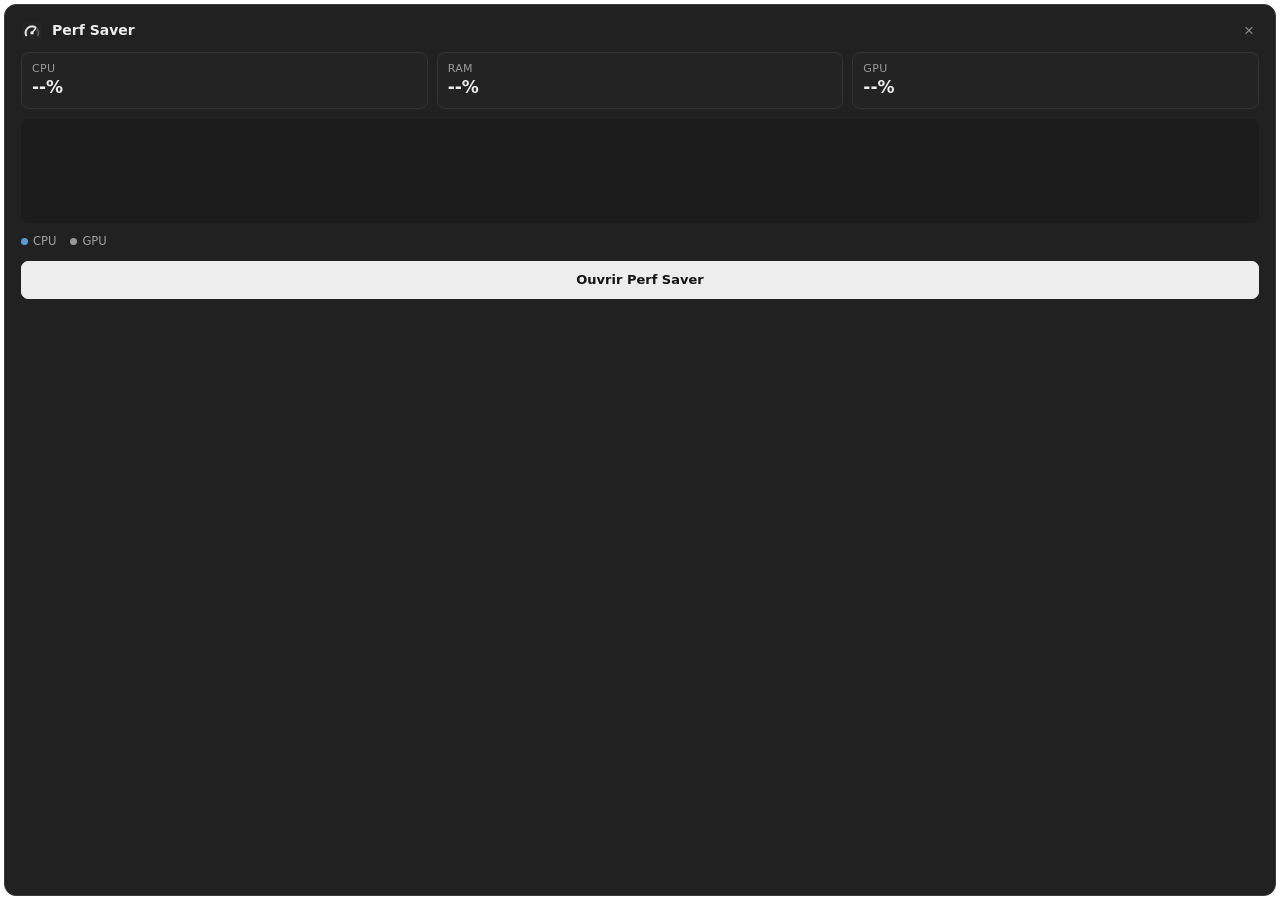
<file: ui/hud.html>
<!doctype html>
<html lang="fr">
<head>
<meta charset="utf-8">
<style>
html,body{margin:0;background:transparent;overflow:hidden;font:13px/1.4 "Segoe UI Variable Text","Segoe UI",system-ui,sans-serif;color:#ededed;-webkit-font-smoothing:antialiased;user-select:none}
.card{position:absolute;inset:4px;background:rgba(26,26,26,.97);border:1px solid #3b3b3b;border-radius:12px;padding:14px 16px;display:flex;flex-direction:column;gap:10px;overflow:hidden;animation:in .18s ease-out}
@keyframes in{from{opacity:0;transform:translateY(-6px)}to{opacity:1;transform:none}}
.top{display:flex;align-items:center;gap:9px}
.top img{flex:none;width:22px;height:22px;border-radius:5px;display:block}
.t{font-weight:600;font-size:14px;flex:1}
.x{background:none;border:0;color:#8a8a8a;cursor:pointer;font-size:17px;line-height:1;padding:3px 5px;border-radius:4px}
.x:hover{color:#fff;background:#333}
.stats{display:flex;gap:9px}
.stat{flex:1;background:#232323;border:1px solid #333;border-radius:8px;padding:8px 10px}
.stat .lbl{color:#9a9a9a;font-size:11px;text-transform:uppercase;letter-spacing:.03em}
.stat .val{font-weight:700;font-size:17px}
.stat .val small{font-weight:500;font-size:10.5px;color:#9a9a9a}
canvas{display:block;width:100%;height:104px;border-radius:7px;background:#1c1c1c}
.legend{display:flex;gap:14px;font-size:11.5px;color:#a3a3a3}
.legend span{display:inline-flex;align-items:center;gap:5px}
.dot{width:7px;height:7px;border-radius:50%;display:inline-block}
button.go{margin-top:2px;font:inherit;font-size:13px;font-weight:600;padding:9px 10px;border-radius:7px;border:1px solid #ededed;background:#ededed;color:#141414;cursor:pointer}
button.go:hover{background:#fff}
</style>
</head>
<body>
<div class="card">
  <div class="top">
    <img src="icon.png" alt="">
    <div class="t">Perf Saver</div>
    <button class="x" id="x" title="Fermer (Alt+P)">×</button>
  </div>
  <div class="stats">
    <div class="stat"><div class="lbl">CPU</div><div class="val" id="vCpu">--%</div></div>
    <div class="stat"><div class="lbl">RAM</div><div class="val" id="vRam">--%</div></div>
    <div class="stat" id="gpuStat"><div class="lbl">GPU</div><div class="val" id="vGpu">--%</div></div>
  </div>
  <canvas id="graph" width="560" height="208"></canvas>
  <div class="legend">
    <span><i class="dot" style="background:#5b9bd5"></i>CPU</span>
    <span id="legGpu"><i class="dot" style="background:#9a9a9a"></i>GPU</span>
  </div>
  <button class="go" id="open">Ouvrir Perf Saver</button>
</div>
<script>
const invoke = window.__TAURI__.core.invoke;
const $ = id => document.getElementById(id);
const MAX_POINTS = 30; // ~60 s à 2 s d'intervalle
const cpuHist = [];
const gpuHist = [];
let hasGpu = false;
let timer = null;

const canvas = $("graph");
const ctx = canvas.getContext("2d");

function draw() {
  const w = canvas.width, h = canvas.height;
  ctx.clearRect(0, 0, w, h);
  // repères horizontaux discrets
  ctx.strokeStyle = "#2c2c2c";
  ctx.lineWidth = 1;
  for (const frac of [0.25, 0.5, 0.75]) {
    const y = h - frac * h;
    ctx.beginPath(); ctx.moveTo(0, y); ctx.lineTo(w, y); ctx.stroke();
  }
  const line = (hist, color, dashed) => {
    if (hist.length < 2) return;
    ctx.strokeStyle = color;
    ctx.lineWidth = 2;
    ctx.setLineDash(dashed ? [5, 4] : []);
    ctx.beginPath();
    hist.forEach((v, i) => {
      const x = (i / (MAX_POINTS - 1)) * w;
      const y = h - (Math.min(100, Math.max(0, v)) / 100) * h;
      i === 0 ? ctx.moveTo(x, y) : ctx.lineTo(x, y);
    });
    ctx.stroke();
    ctx.setLineDash([]);
  };
  line(cpuHist, "#5b9bd5", false);
  if (hasGpu) line(gpuHist, "#9a9a9a", true);
}

function push(hist, v) {
  hist.push(v);
  while (hist.length > MAX_POINTS) hist.shift();
}

async function tick() {
  try {
    const snap = await invoke("get_snapshot");
    $("vCpu").textContent = Math.round(snap.cpu) + "%";
    const ramPct = snap.ram_total_mb > 0 ? (snap.ram_used_mb / snap.ram_total_mb) * 100 : 0;
    $("vRam").textContent = Math.round(ramPct) + "%";
    push(cpuHist, snap.cpu);
    hasGpu = !!snap.gpu;
    $("gpuStat").style.display = hasGpu ? "" : "none";
    $("legGpu").style.display = hasGpu ? "" : "none";
    if (hasGpu) {
      $("vGpu").textContent = Math.round(snap.gpu.util3d) + "%";
      push(gpuHist, snap.gpu.util3d);
    }
    draw();
  } catch (e) {}
}

function start() {
  if (timer) return;
  tick();
  timer = setInterval(tick, 2000);
}
function stop() {
  if (timer) { clearInterval(timer); timer = null; }
}

$("open").onclick = () => invoke("hud_action", { action: "open" });
$("x").onclick = () => invoke("hud_action", { action: "close" });

window.__TAURI__.event.listen("hud-visible", e => { e.payload ? start() : stop(); });
start();
</script>
</body>
</html>
</file>
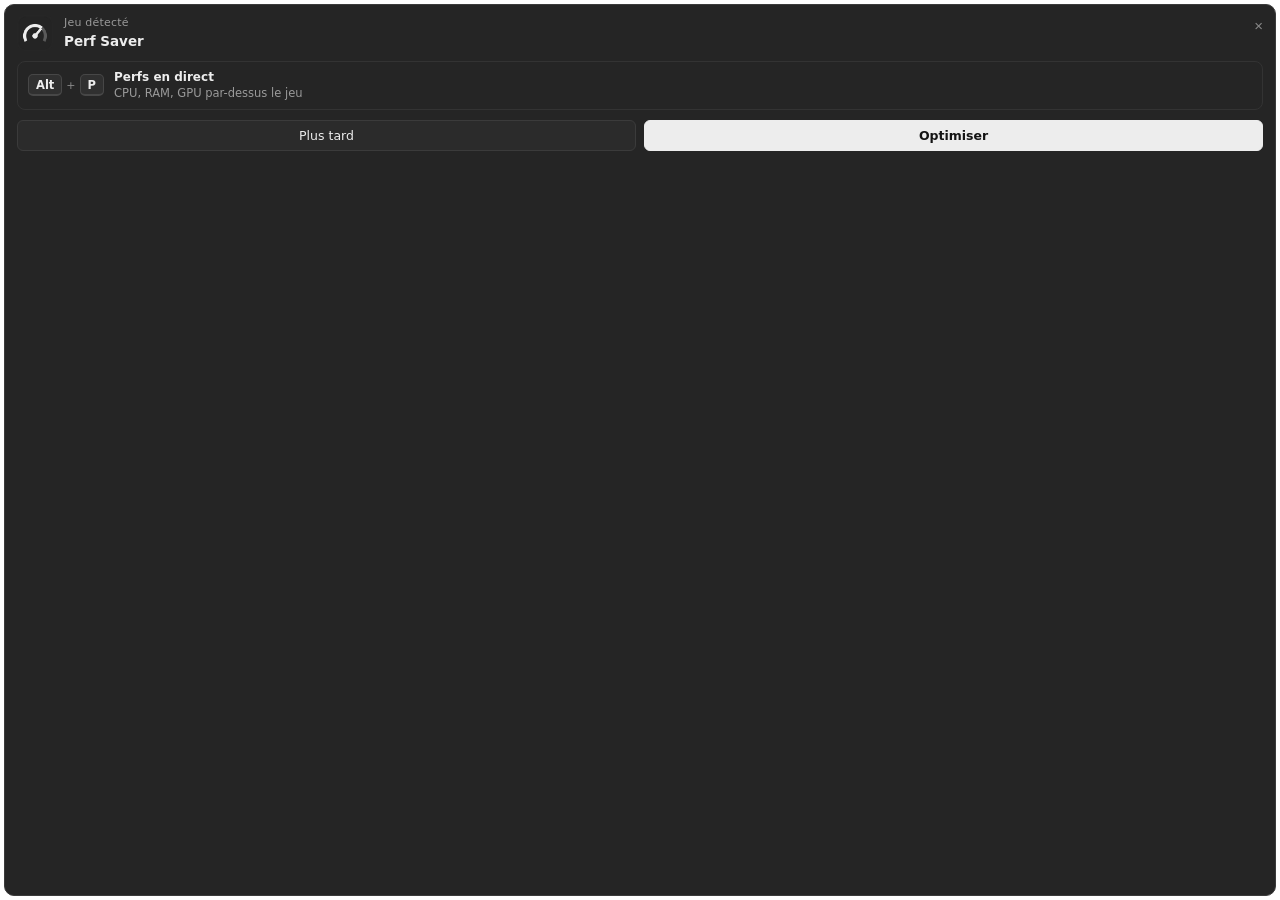
<file: ui/overlay.html>
<!doctype html>
<html lang="fr">
<head>
<meta charset="utf-8">
<style>
html,body{margin:0;background:transparent;overflow:hidden;font:13px/1.4 "Segoe UI Variable Text","Segoe UI",system-ui,sans-serif;color:#ededed;-webkit-font-smoothing:antialiased;user-select:none}
.card{position:absolute;inset:4px;background:rgba(30,30,30,.97);border:1px solid #3b3b3b;border-radius:10px;display:flex;flex-direction:column;overflow:hidden;animation:in .22s ease-out}
@keyframes in{from{opacity:0;transform:translateX(-16px)}to{opacity:1;transform:none}}
.card.out{animation:out .18s ease-in forwards}
@keyframes out{to{opacity:0;transform:translateX(-12px)}}
.row{display:flex;align-items:center;gap:11px;padding:10px 6px 10px 12px}
.ico{flex:none;width:36px;height:36px;border-radius:8px;overflow:hidden;background:#262626}
.ico img{display:block;width:100%;height:100%;object-fit:cover}
.body{flex:1;min-width:0;display:flex;flex-direction:column;gap:1px}
.k{color:#9a9a9a;font-size:11px;letter-spacing:.02em}
.t{font-weight:600;font-size:13.5px;white-space:nowrap;overflow:hidden;text-overflow:ellipsis}
.s{color:#a8a8a8;font-size:12px;white-space:nowrap;overflow:hidden;text-overflow:ellipsis}
.x{align-self:flex-start;background:none;border:0;color:#8a8a8a;cursor:pointer;font-size:15px;line-height:1;padding:3px 6px;border-radius:4px}
.x:hover{color:#fff;background:#333}
/* Rappel du raccourci */
.hint{display:flex;align-items:center;gap:10px;margin:0 12px;padding:8px 10px;background:#252525;border:1px solid #333;border-radius:8px}
.keys{flex:none;display:flex;align-items:center;gap:4px;color:#8a8a8a;font-size:11px}
kbd{display:inline-flex;align-items:center;justify-content:center;min-width:24px;height:22px;padding:0 7px;box-sizing:border-box;font:600 11.5px "Segoe UI Variable Text","Segoe UI",system-ui,sans-serif;color:#ededed;background:#303030;border:1px solid #474747;border-bottom-width:2px;border-radius:5px}
.hint .txt{min-width:0;font-size:12px;color:#c9c9c9;line-height:1.3}
.hint .txt{color:#9a9a9a;font-size:11.5px;white-space:nowrap;overflow:hidden;text-overflow:ellipsis}
.hint .txt b{color:#ededed;font-weight:600;font-size:12px}
.btns{display:flex;gap:8px;padding:10px 12px 12px}
button.b{flex:1;font:inherit;font-size:12.5px;padding:6px 10px;border-radius:6px;border:1px solid #3b3b3b;background:#2b2b2b;color:#ededed;cursor:pointer}
button.b:hover{background:#333}
button.b.pri{background:#ededed;color:#141414;border-color:#ededed;font-weight:600}
button.b.pri:hover{background:#fff}
.timer{position:absolute;left:0;bottom:0;height:2px;background:#5b9bd5;width:100%;animation:t 7s linear forwards}
@keyframes t{to{width:0}}
.card:hover .timer{animation-play-state:paused}
.hidden{display:none!important}
/* Variante « rappel seul » : une seule ligne, sans boutons */
.card.mini .row{padding:9px 6px 9px 10px;gap:10px}
.card.mini .ico{width:28px;height:28px;border-radius:6px}
</style>
</head>
<body>
<div class="card" id="card">
  <div class="row">
    <div class="ico"><img src="icon.png" alt="" id="img"></div>
    <div class="body">
      <div class="k" id="k">Jeu détecté</div>
      <div class="t" id="t">Perf Saver</div>
      <div class="s hidden" id="s"></div>
    </div>
    <div class="keys hidden" id="miniKeys"><kbd>Alt</kbd>+<kbd>P</kbd></div>
    <button class="x" id="x" title="Fermer">×</button>
  </div>
  <div class="hint" id="hint">
    <div class="keys"><kbd>Alt</kbd>+<kbd>P</kbd></div>
    <div class="txt"><b>Perfs en direct</b><br>CPU, RAM, GPU par-dessus le jeu</div>
  </div>
  <div class="btns" id="btns">
    <button class="b" id="later">Plus tard</button>
    <button class="b pri" id="main">Optimiser</button>
  </div>
  <div class="timer" id="timer"></div>
</div>
<script>
const invoke = window.__TAURI__.core.invoke;
const $ = id => document.getElementById(id);
const q = new URLSearchParams(location.search);
const kind = q.get("kind") || "game";
let closing = false;
const act = a => {
  if (closing) return;
  closing = true;
  $("card").classList.add("out");
  setTimeout(() => invoke("overlay_action", { action: a }), 160);
};
const hide = id => $(id).classList.add("hidden");
const show = id => $(id).classList.remove("hidden");
const gameIcon = () => {
  const exe = q.get("exe") || "";
  if (!exe) return;
  invoke("game_icon", { exe }).then(src => { if (src) $("img").src = src; }).catch(() => {});
};

if (kind === "update") {
  $("k").textContent = "Mise à jour";
  $("t").textContent = "Perf Saver " + (q.get("v") || "") + " est disponible";
  $("s").textContent = "Installe-la en un clic.";
  show("s");
  hide("hint");
  $("main").textContent = "Mettre à jour";
  $("main").onclick = () => act("update");
  $("timer").style.animationDuration = "12s";
} else if (kind === "hint") {
  // Mode jeu déjà actif : simple rappel du raccourci, sans bouton
  $("card").classList.add("mini");
  $("k").textContent = q.get("game") || "Jeu détecté";
  $("t").textContent = "Perfs en jeu";
  hide("hint");
  hide("btns");
  show("miniKeys");
  $("timer").style.animationDuration = "6s";
  gameIcon();
} else {
  $("k").textContent = "Jeu détecté";
  $("t").textContent = q.get("game") || "Jeu";
  $("main").onclick = () => act("open");
  gameIcon();
}
$("later").onclick = () => act("close");
$("x").onclick = () => act("close");
// Disparaît tout seul (la minuterie se met en pause au survol)
$("timer").addEventListener("animationend", () => act("close"));
</script>
</body>
</html>
</file>
